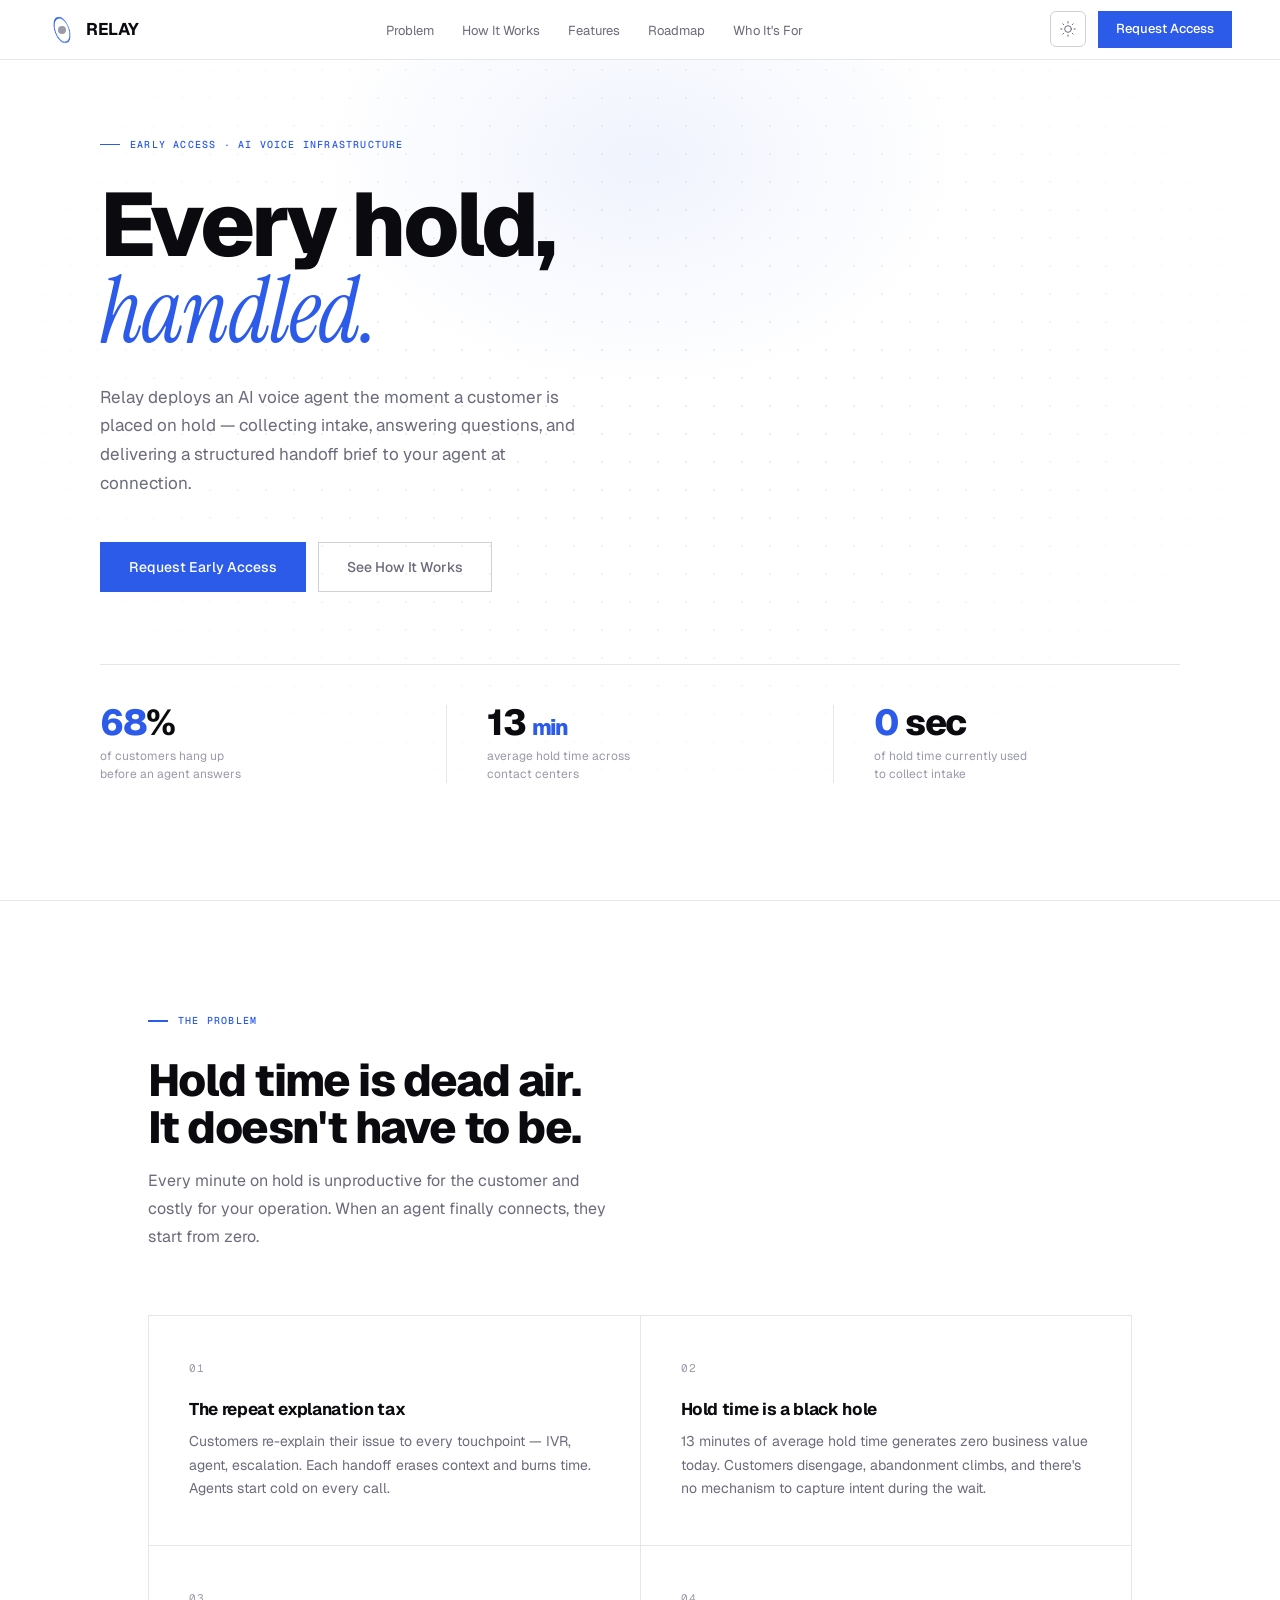
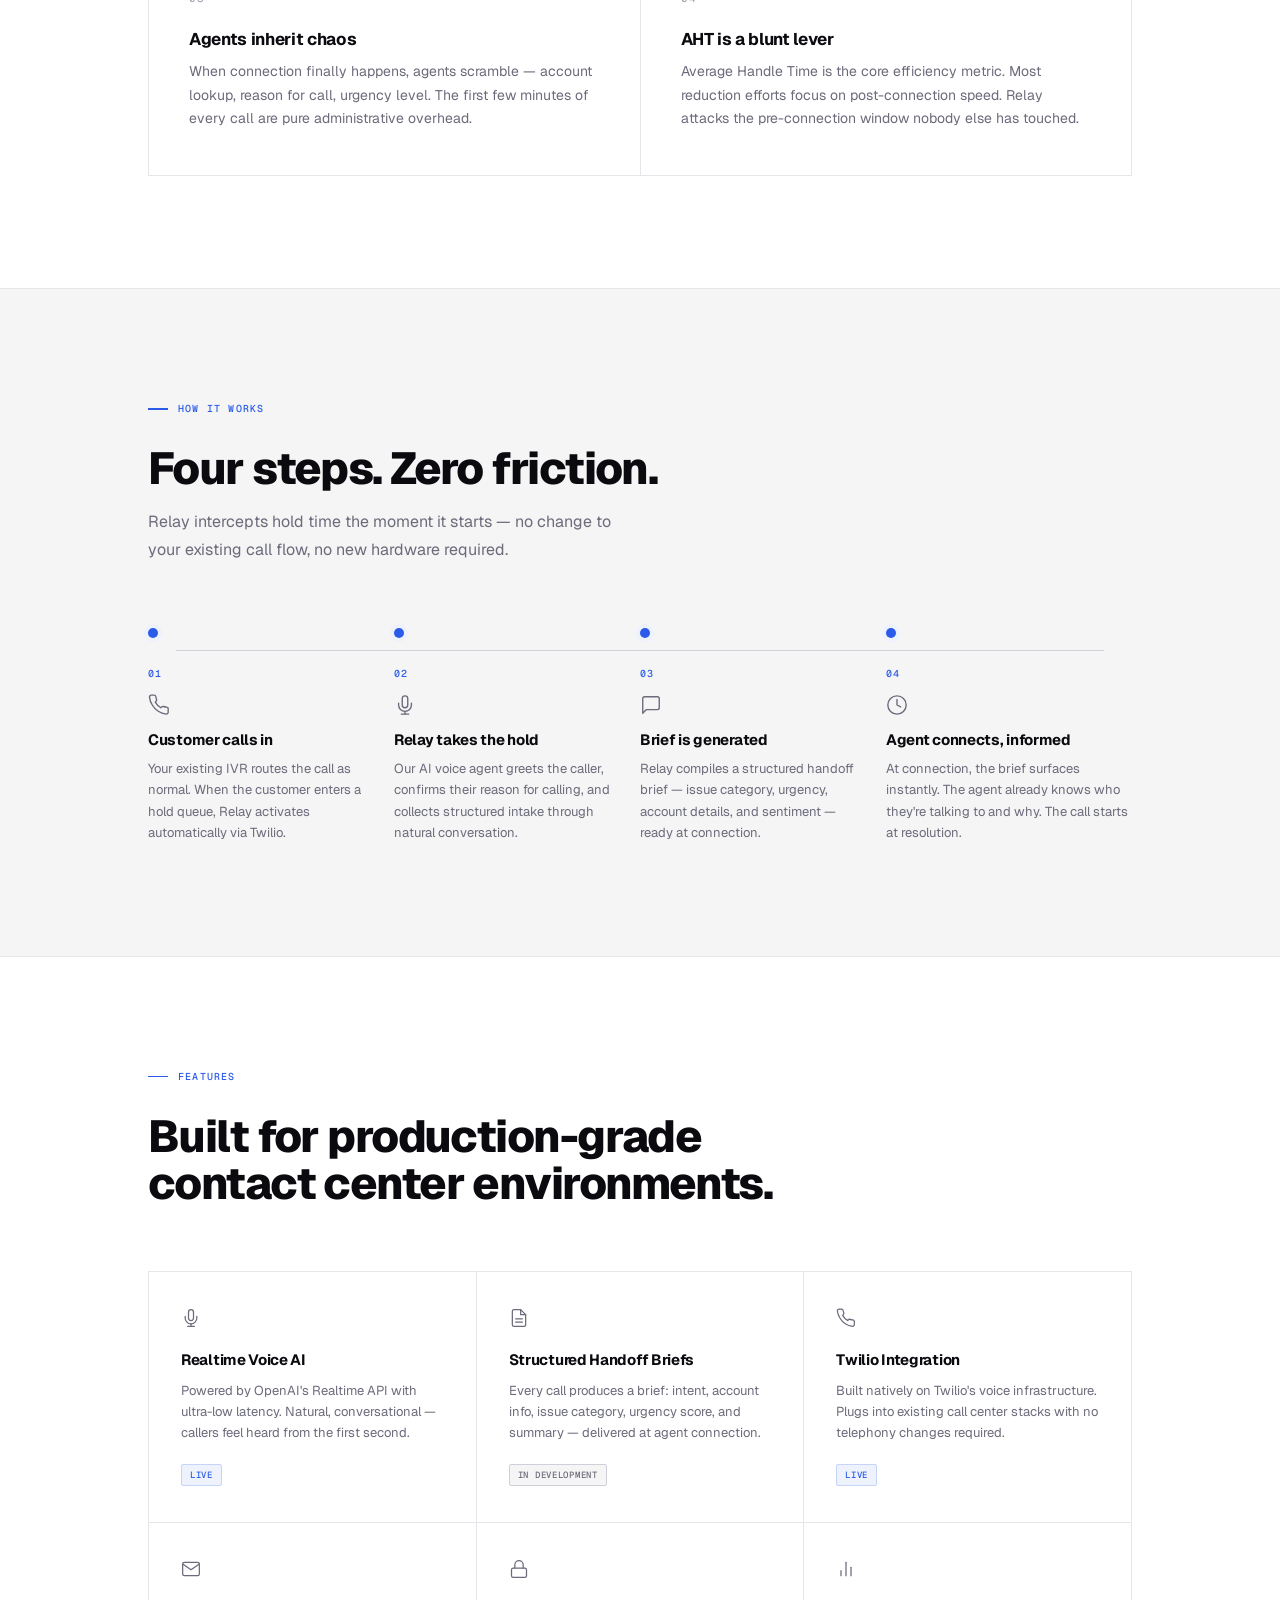
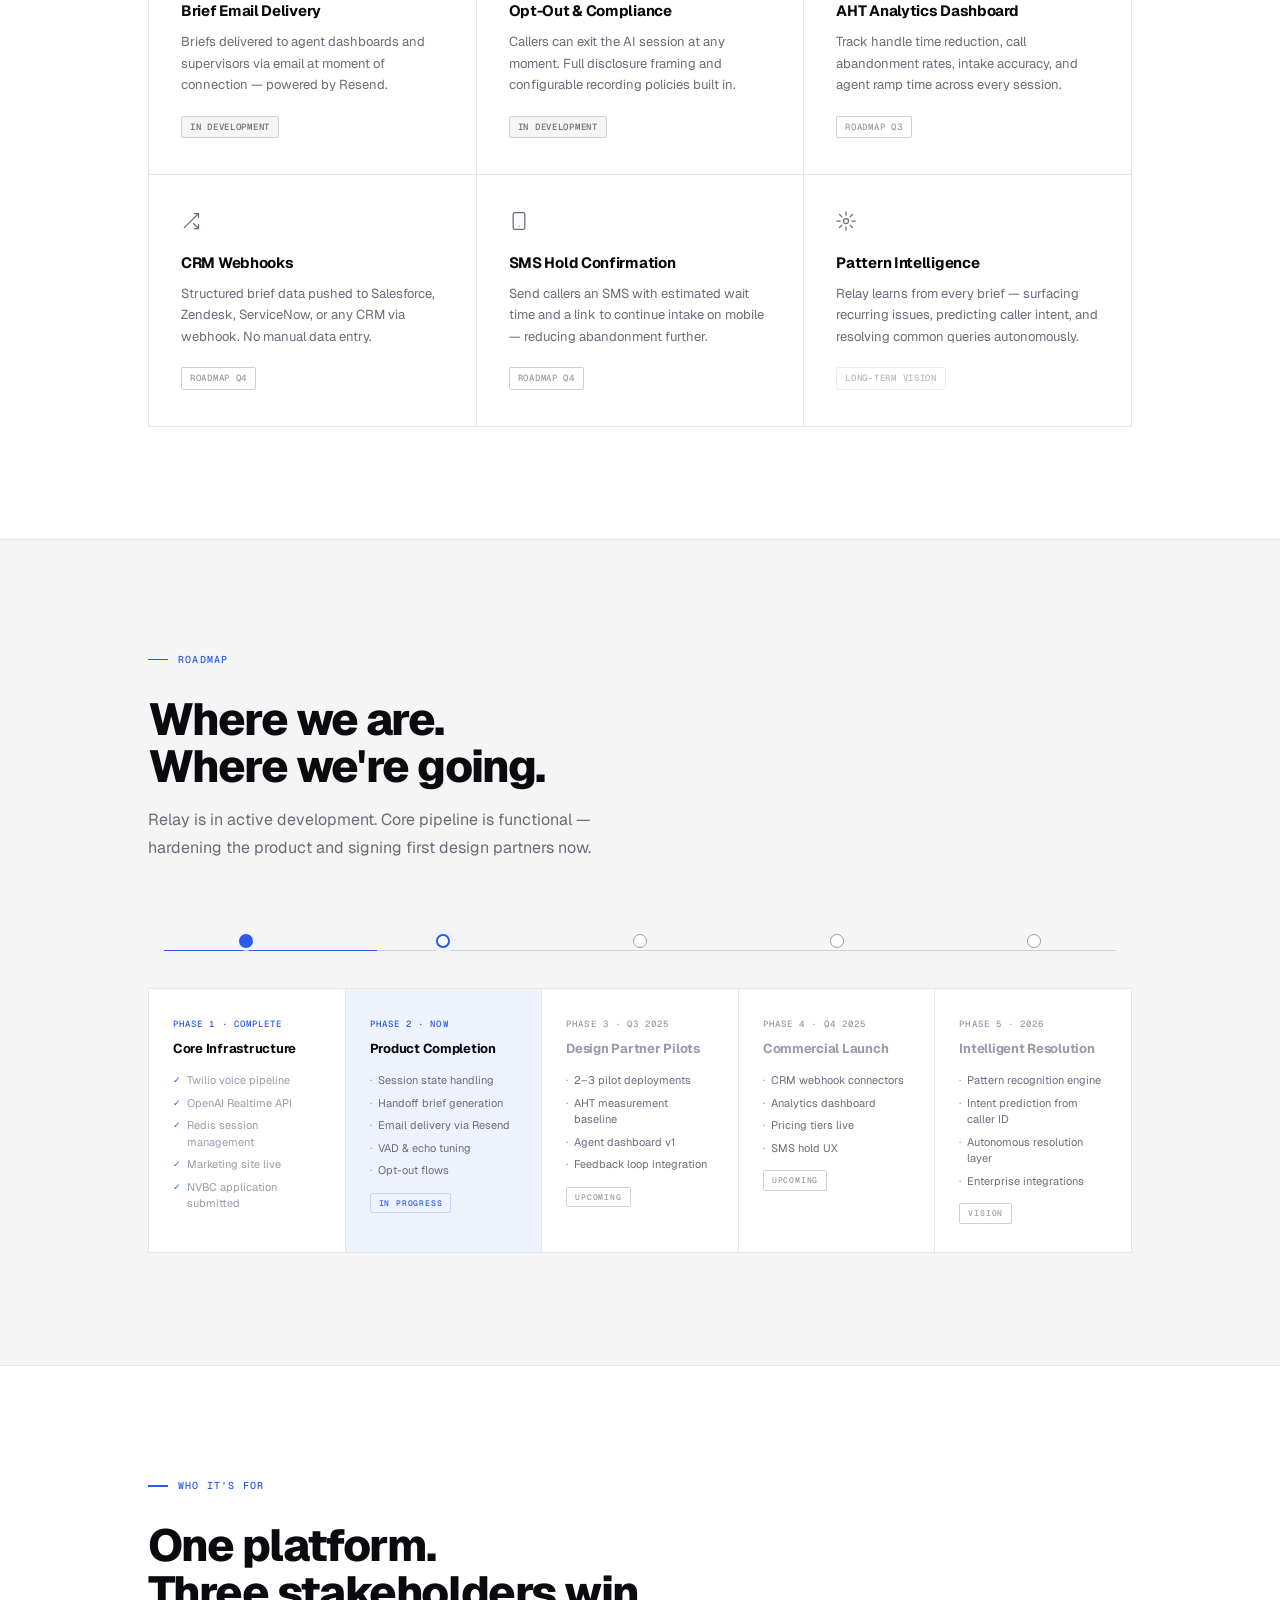
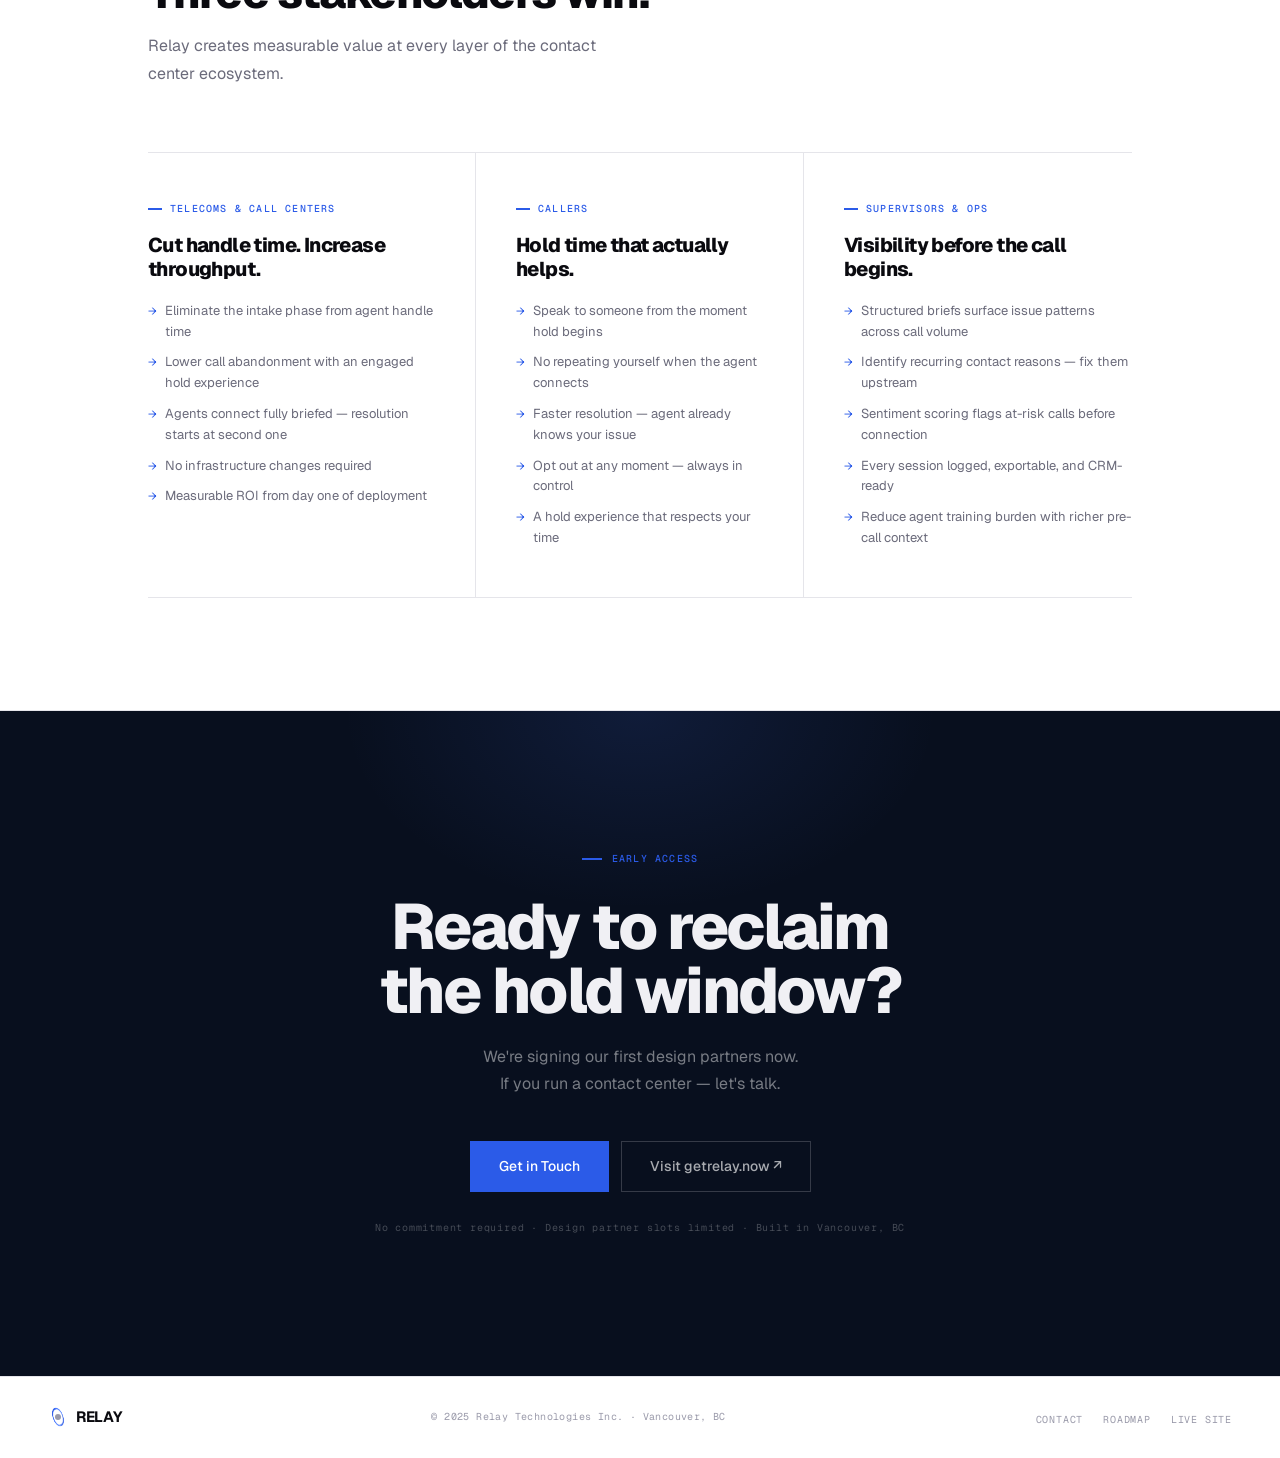
<file: src/imports/relay.html>
<!DOCTYPE html>
<html lang="en" data-theme="light">
<head>
<meta charset="UTF-8">
<meta name="viewport" content="width=device-width, initial-scale=1.0">
<title>Relay — Hold time that works before you pick up</title>
<link rel="preconnect" href="https://fonts.googleapis.com">
<link rel="preconnect" href="https://fonts.gstatic.com" crossorigin>
<link href="https://fonts.googleapis.com/css2?family=Instrument+Serif:ital@0;1&family=Geist:wght@300;400;500;600;700;800;900&family=Geist+Mono:wght@300;400;500&display=swap" rel="stylesheet">
<style>

/* ═══════════════════════════════════════
   THEME TOKENS — light (default)
═══════════════════════════════════════ */
:root {
  --bg:         #ffffff;
  --bg-2:       #f5f5f5;
  --bg-3:       #efefef;
  --surface:    #ffffff;
  --text:       #0a0a0f;
  --text-2:     #6b6b7b;
  --text-3:     #9a9aaa;
  --blue:       #2B5BE8;
  --blue-h:     #1A3FCC;
  --blue-pale:  #EEF2FD;
  --blue-mid:   #c7d4f9;
  --border:     #e5e5ea;
  --border-2:   #d0d0da;
  --nav-bg:     rgba(255,255,255,0.92);
  --nav-border: #e5e5ea;
  --cta-bg:     #080f1e;
  --cta-text:   #f0f0f4;
  --cta-sub:    rgba(255,255,255,0.45);
  --shadow:     0 1px 3px rgba(0,0,0,0.08);
  --font-display: 'Instrument Serif', serif;
  --font-sans:    'Geist', sans-serif;
  --font-mono:    'Geist Mono', monospace;
}

/* ═══════════════════════════════════════
   THEME TOKENS — dark
═══════════════════════════════════════ */
[data-theme="dark"] {
  --bg:         #0a0a0f;
  --bg-2:       #111118;
  --bg-3:       #18181f;
  --surface:    #0a0a0f;
  --text:       #f0f0f4;
  --text-2:     #a0a0b0;
  --text-3:     #505060;
  --blue:       #4a7aff;
  --blue-h:     #6b94ff;
  --blue-pale:  #0d1a3a;
  --blue-mid:   #1a2f5a;
  --border:     rgba(255,255,255,0.07);
  --border-2:   rgba(255,255,255,0.13);
  --nav-bg:     rgba(10,10,15,0.9);
  --nav-border: rgba(255,255,255,0.07);
  --cta-bg:     #060810;
  --cta-text:   #f0f0f4;
  --cta-sub:    rgba(255,255,255,0.38);
  --shadow:     0 1px 3px rgba(0,0,0,0.4);
}

/* ═══════════════════════════════════════
   BASE
═══════════════════════════════════════ */
*, *::before, *::after { box-sizing: border-box; margin: 0; padding: 0; }
html { scroll-behavior: smooth; }
body {
  background: var(--bg);
  color: var(--text);
  font-family: var(--font-sans);
  font-weight: 400;
  line-height: 1.6;
  overflow-x: hidden;
  transition: background 0.3s, color 0.3s;
}

/* ═══════════════════════════════════════
   NAV
═══════════════════════════════════════ */
nav {
  position: fixed; top: 0; left: 0; right: 0; z-index: 300;
  height: 60px;
  display: flex; align-items: center; justify-content: space-between;
  padding: 0 48px;
  background: var(--nav-bg);
  backdrop-filter: blur(20px);
  -webkit-backdrop-filter: blur(20px);
  border-bottom: 1px solid var(--nav-border);
  transition: background 0.3s, border-color 0.3s;
}

/* Logo */
.nav-logo {
  display: flex; align-items: center; gap: 10px;
  font-family: var(--font-sans); font-weight: 700; font-size: 17px;
  letter-spacing: -0.4px; color: var(--text); text-decoration: none;
  flex-shrink: 0;
}
.logo-icon { width: 28px; height: 28px; position: relative; flex-shrink: 0; }
.logo-ring {
  width: 28px; height: 28px; border-radius: 50%;
  border: 2.5px solid transparent;
  background: linear-gradient(135deg, #1A3FCC, #4a7aff, #7aa0ff, #1A3FCC) border-box;
  -webkit-mask: linear-gradient(#fff 0 0) padding-box, linear-gradient(#fff 0 0);
  -webkit-mask-composite: destination-out; mask-composite: exclude;
  position: absolute; inset: 0; transform: rotate(-20deg) scaleX(0.55);
}
.logo-dot {
  width: 8px; height: 8px; background: var(--text-3); border-radius: 50%;
  position: absolute; top: 50%; left: 50%; transform: translate(-50%,-50%);
}

/* Desktop links */
.nav-links {
  display: flex; gap: 28px; list-style: none;
  align-items: center;
}
.nav-links a {
  font-size: 13px; color: var(--text-2); text-decoration: none;
  transition: color 0.2s; white-space: nowrap;
}
.nav-links a:hover { color: var(--text); }
.nav-links a.active { color: var(--blue); font-weight: 500; }

/* Right cluster */
.nav-right {
  display: flex; align-items: center; gap: 12px; flex-shrink: 0;
}

/* Theme toggle */
.theme-toggle {
  width: 36px; height: 36px;
  border: 1px solid var(--border-2);
  background: transparent;
  cursor: pointer;
  display: flex; align-items: center; justify-content: center;
  border-radius: 6px;
  transition: background 0.2s, border-color 0.2s;
  flex-shrink: 0;
  color: var(--text-2);
}
.theme-toggle:hover { background: var(--bg-2); color: var(--text); }
.theme-toggle svg { width: 16px; height: 16px; stroke: currentColor; stroke-width: 1.5; fill: none; stroke-linecap: round; stroke-linejoin: round; transition: opacity 0.2s; }
.icon-sun  { display: block; }
.icon-moon { display: none; }
[data-theme="dark"] .icon-sun  { display: none; }
[data-theme="dark"] .icon-moon { display: block; }

/* CTA button */
.nav-cta {
  font-family: var(--font-sans); font-size: 13px; font-weight: 500;
  color: #fff; background: var(--blue); padding: 8px 18px;
  text-decoration: none; border: none; cursor: pointer;
  transition: background 0.2s, transform 0.15s; white-space: nowrap;
}
.nav-cta:hover { background: var(--blue-h); transform: translateY(-1px); }

/* Hamburger button — hidden on desktop */
.nav-hamburger {
  display: none;
  width: 36px; height: 36px;
  background: transparent; border: 1px solid var(--border-2);
  cursor: pointer; border-radius: 6px;
  flex-direction: column; align-items: center; justify-content: center; gap: 5px;
  flex-shrink: 0;
}
.nav-hamburger span {
  display: block; width: 18px; height: 1.5px;
  background: var(--text-2); border-radius: 2px;
  transition: all 0.25s ease;
  transform-origin: center;
}
/* open state */
.nav-hamburger.open span:nth-child(1) { transform: translateY(6.5px) rotate(45deg); }
.nav-hamburger.open span:nth-child(2) { opacity: 0; transform: scaleX(0); }
.nav-hamburger.open span:nth-child(3) { transform: translateY(-6.5px) rotate(-45deg); }

/* Mobile drawer */
.nav-drawer {
  display: none;
  position: fixed; top: 60px; left: 0; right: 0; z-index: 299;
  background: var(--nav-bg);
  backdrop-filter: blur(20px);
  -webkit-backdrop-filter: blur(20px);
  border-bottom: 1px solid var(--nav-border);
  padding: 16px 24px 24px;
  flex-direction: column; gap: 4px;
  transition: background 0.3s;
}
.nav-drawer.open { display: flex; }
.nav-drawer a {
  font-size: 15px; color: var(--text-2); text-decoration: none;
  padding: 10px 0; border-bottom: 1px solid var(--border);
  transition: color 0.2s;
}
.nav-drawer a:last-child { border-bottom: none; }
.nav-drawer a:hover, .nav-drawer a.active { color: var(--blue); }
.nav-drawer-cta {
  margin-top: 12px; display: block; text-align: center;
  font-weight: 500; font-size: 14px; color: #fff !important;
  background: var(--blue); padding: 12px; border-bottom: none !important;
}

/* ═══════════════════════════════════════
   HERO
═══════════════════════════════════════ */
.hero {
  min-height: 100vh; display: flex; flex-direction: column;
  justify-content: center; padding: 100px 48px 80px;
  position: relative; overflow: hidden;
}
.hero-dot-grid {
  position: absolute; inset: 0;
  background-image: radial-gradient(circle, var(--border-2) 1px, transparent 1px);
  background-size: 28px 28px;
  mask-image: radial-gradient(ellipse 60% 60% at 50% 40%, rgba(0,0,0,0.5) 0%, transparent 100%);
  -webkit-mask-image: radial-gradient(ellipse 60% 60% at 50% 40%, rgba(0,0,0,0.5) 0%, transparent 100%);
  pointer-events: none;
}
.hero-glow {
  position: absolute; top: -10%; left: 50%; transform: translateX(-50%);
  width: 700px; height: 500px;
  background: radial-gradient(ellipse, rgba(43,91,232,0.07) 0%, transparent 65%);
  pointer-events: none;
}
.hero-inner { max-width: 1080px; margin: 0 auto; width: 100%; position: relative; z-index: 2; }

/* ═══════════════════════════════════════
   SHARED COMPONENTS
═══════════════════════════════════════ */
.section-label {
  display: flex; align-items: center; gap: 10px;
  font-family: var(--font-mono); font-size: 10px; font-weight: 500;
  letter-spacing: 0.12em; text-transform: uppercase;
  color: var(--blue); margin-bottom: 28px;
}
.section-label::before {
  content: ''; display: block; width: 20px; height: 1.5px;
  background: var(--blue); flex-shrink: 0;
}

.hero-headline {
  font-family: var(--font-sans); font-weight: 800;
  font-size: clamp(52px, 7vw, 96px); line-height: 0.96;
  letter-spacing: -0.04em; color: var(--text); margin-bottom: 28px;
  opacity: 0; animation: fadeUp 0.9s ease 0.15s forwards;
}
.hero-headline em {
  font-style: italic; font-family: var(--font-display);
  font-weight: 400; color: var(--blue); letter-spacing: -0.02em;
}
.hero-sub {
  font-size: 17px; color: var(--text-2); max-width: 500px;
  line-height: 1.7; margin-bottom: 44px;
  opacity: 0; animation: fadeUp 0.9s ease 0.3s forwards;
}
.hero-buttons {
  display: flex; gap: 12px; flex-wrap: wrap; margin-bottom: 72px;
  opacity: 0; animation: fadeUp 0.9s ease 0.45s forwards;
}
.btn-primary {
  font-family: var(--font-sans); font-size: 14px; font-weight: 500;
  color: #fff; background: var(--blue); padding: 13px 28px;
  text-decoration: none; border: 1.5px solid var(--blue);
  cursor: pointer; transition: all 0.2s; display: inline-block;
}
.btn-primary:hover { background: var(--blue-h); border-color: var(--blue-h); transform: translateY(-2px); box-shadow: 0 8px 24px rgba(43,91,232,0.25); }
.btn-outline {
  font-family: var(--font-sans); font-size: 14px; font-weight: 500;
  color: var(--text-2); background: transparent; padding: 13px 28px;
  text-decoration: none; border: 1.5px solid var(--border-2);
  cursor: pointer; transition: all 0.2s; display: inline-block;
}
.btn-outline:hover { border-color: var(--text-2); color: var(--text); }

.hero-stats {
  display: flex; border-top: 1px solid var(--border); padding-top: 40px;
  opacity: 0; animation: fadeUp 0.9s ease 0.6s forwards;
}
.hero-stat { flex: 1; padding-right: 40px; border-right: 1px solid var(--border); margin-right: 40px; }
.hero-stat:last-child { border-right: none; margin-right: 0; padding-right: 0; }
.stat-num { font-family: var(--font-sans); font-weight: 800; font-size: 36px; letter-spacing: -0.04em; color: var(--text); line-height: 1; margin-bottom: 6px; }
.stat-num span { color: var(--blue); }
.stat-label { font-size: 12px; color: var(--text-3); line-height: 1.5; max-width: 160px; }

@keyframes fadeUp { from { opacity: 0; transform: translateY(20px); } to { opacity: 1; transform: translateY(0); } }

/* ═══════════════════════════════════════
   SECTIONS
═══════════════════════════════════════ */
.section { padding: 112px 48px; max-width: 1080px; margin: 0 auto; }
.section-alt { background: var(--bg-2); border-top: 1px solid var(--border); border-bottom: 1px solid var(--border); transition: background 0.3s; }
.section-alt-inner { max-width: 1080px; margin: 0 auto; padding: 112px 48px; }
.section-header { margin-bottom: 64px; }
.section-headline { font-family: var(--font-sans); font-weight: 800; font-size: clamp(30px, 3.5vw, 48px); letter-spacing: -0.035em; color: var(--text); line-height: 1.05; margin-bottom: 16px; }
.section-body { font-size: 16px; color: var(--text-2); line-height: 1.75; max-width: 480px; }
.divider { height: 1px; background: var(--border); }

/* Reveal */
.reveal { opacity: 0; transform: translateY(20px); transition: opacity 0.6s ease, transform 0.6s ease; }
.reveal.visible { opacity: 1; transform: translateY(0); }
.reveal-delay-1 { transition-delay: 0.1s; }

/* ═══════════════════════════════════════
   PROBLEM
═══════════════════════════════════════ */
.problem-grid { display: grid; grid-template-columns: 1fr 1fr; gap: 1px; background: var(--border); border: 1px solid var(--border); }
.problem-card { background: var(--surface); padding: 44px 40px; position: relative; overflow: hidden; transition: background 0.2s; }
.problem-card::before { content: ''; position: absolute; left: 0; top: 0; bottom: 0; width: 3px; background: var(--blue); transform: scaleY(0); transform-origin: bottom; transition: transform 0.35s ease; }
.problem-card:hover::before { transform: scaleY(1); }
.problem-card:hover { background: var(--bg-2); }
.problem-num { font-family: var(--font-mono); font-size: 11px; color: var(--text-3); letter-spacing: 0.1em; margin-bottom: 20px; }
.problem-title { font-family: var(--font-sans); font-weight: 700; font-size: 17px; color: var(--text); margin-bottom: 10px; letter-spacing: -0.02em; line-height: 1.3; }
.problem-text { font-size: 14px; color: var(--text-2); line-height: 1.7; }

/* ═══════════════════════════════════════
   HOW IT WORKS
═══════════════════════════════════════ */
.hiw-steps { display: grid; grid-template-columns: repeat(4, 1fr); gap: 0; position: relative; margin-top: 64px; }
.hiw-line { position: absolute; top: 22px; left: 28px; right: 28px; height: 1px; background: var(--border-2); z-index: 0; }
.hiw-step { padding: 0 28px 0 0; position: relative; z-index: 1; }
.hiw-step:last-child { padding-right: 0; }
.hiw-dot { width: 10px; height: 10px; border-radius: 50%; background: var(--blue); margin-bottom: 28px; position: relative; z-index: 2; box-shadow: 0 0 0 4px var(--blue-pale); }
.hiw-step-num { font-family: var(--font-mono); font-size: 10px; font-weight: 500; letter-spacing: 0.1em; color: var(--blue); margin-bottom: 12px; }
.hiw-glyph { margin-bottom: 14px; display: block; width: 22px; height: 22px; }
.hiw-glyph svg { width: 22px; height: 22px; stroke: var(--text-2); stroke-width: 1.5; fill: none; stroke-linecap: round; stroke-linejoin: round; }
.hiw-title { font-family: var(--font-sans); font-weight: 700; font-size: 15px; color: var(--text); margin-bottom: 8px; letter-spacing: -0.02em; line-height: 1.3; }
.hiw-text { font-size: 13px; color: var(--text-2); line-height: 1.65; }

/* ═══════════════════════════════════════
   FEATURES
═══════════════════════════════════════ */
.features-grid { display: grid; grid-template-columns: repeat(3, 1fr); gap: 1px; background: var(--border); border: 1px solid var(--border); margin-top: 64px; }
.feature-card { background: var(--surface); padding: 36px 32px; transition: background 0.2s; }
.feature-card:hover { background: var(--bg-2); }
.feature-icon { margin-bottom: 20px; display: block; width: 20px; height: 20px; }
.feature-icon svg { width: 20px; height: 20px; stroke: var(--text-2); stroke-width: 1.5; fill: none; stroke-linecap: round; stroke-linejoin: round; }
.feature-title { font-family: var(--font-sans); font-weight: 700; font-size: 15px; color: var(--text); margin-bottom: 8px; letter-spacing: -0.02em; }
.feature-text { font-size: 13px; color: var(--text-2); line-height: 1.65; margin-bottom: 16px; }
.feature-tag { display: inline-block; font-family: var(--font-mono); font-size: 9px; font-weight: 500; letter-spacing: 0.08em; text-transform: uppercase; padding: 3px 8px; border-radius: 2px; }
.tag-live   { color: var(--blue); background: var(--blue-pale); border: 1px solid var(--blue-mid); }
.tag-dev    { color: var(--text-2); background: var(--bg-2); border: 1px solid var(--border-2); }
.tag-road   { color: var(--text-3); background: transparent; border: 1px solid var(--border-2); }
.tag-vision { color: var(--text-3); opacity: 0.7; background: transparent; border: 1px solid var(--border); }

/* ═══════════════════════════════════════
   ROADMAP
═══════════════════════════════════════ */
.roadmap-track { margin-top: 72px; position: relative; }
.roadmap-timeline-row { display: grid; grid-template-columns: repeat(5, 1fr); position: relative; margin-bottom: 40px; }
.roadmap-bg-line { position: absolute; top: 16px; left: 16px; right: 16px; height: 1px; background: var(--border-2); }
.roadmap-progress-line { position: absolute; top: 16px; left: 16px; width: calc(20% + 16px); height: 1px; background: var(--blue); }
.roadmap-dot-col { display: flex; flex-direction: column; align-items: center; position: relative; z-index: 2; }
.rm-dot { width: 14px; height: 14px; border-radius: 50%; flex-shrink: 0; }
.rm-dot.done   { background: var(--blue); box-shadow: 0 0 0 3px var(--blue-pale); }
.rm-dot.active { background: var(--surface); border: 2px solid var(--blue); box-shadow: 0 0 0 5px var(--blue-pale); animation: rmPulse 2s ease-in-out infinite; }
.rm-dot.future { background: var(--surface); border: 1.5px solid var(--text-3); }
@keyframes rmPulse { 0%,100% { box-shadow: 0 0 0 5px rgba(43,91,232,0.12); } 50% { box-shadow: 0 0 0 9px rgba(43,91,232,0.05); } }
.roadmap-cards { display: grid; grid-template-columns: repeat(5, 1fr); gap: 1px; background: var(--border); border: 1px solid var(--border); }
.rm-card { background: var(--surface); padding: 28px 24px; transition: background 0.3s; }
.rm-card.active-card { background: var(--blue-pale); }
.rm-phase { font-family: var(--font-mono); font-size: 9px; font-weight: 500; letter-spacing: 0.12em; text-transform: uppercase; margin-bottom: 10px; }
.rm-phase.done, .rm-phase.active { color: var(--blue); }
.rm-phase.future { color: var(--text-3); }
.rm-title { font-family: var(--font-sans); font-weight: 700; font-size: 13px; color: var(--text); margin-bottom: 14px; letter-spacing: -0.02em; line-height: 1.3; }
.rm-title.muted { color: var(--text-3); }
.rm-list { list-style: none; display: flex; flex-direction: column; gap: 6px; }
.rm-list li { font-size: 11px; color: var(--text-2); line-height: 1.5; display: flex; align-items: flex-start; gap: 6px; }
.rm-list li::before { content: '·'; color: var(--text-3); flex-shrink: 0; }
.rm-list li.done-item { color: var(--text-3); }
.rm-list li.done-item::before { content: '✓'; color: var(--blue); font-size: 9px; margin-top: 2px; }
.rm-badge { display: inline-block; margin-top: 14px; font-family: var(--font-mono); font-size: 8px; font-weight: 500; letter-spacing: 0.1em; text-transform: uppercase; padding: 3px 8px; border-radius: 2px; }
.rm-badge.now  { color: var(--blue); background: var(--blue-pale); border: 1px solid var(--blue-mid); }
.rm-badge.soon { color: var(--text-3); background: transparent; border: 1px solid var(--border-2); }

/* ═══════════════════════════════════════
   WHO IT'S FOR
═══════════════════════════════════════ */
.vp-grid { display: grid; grid-template-columns: repeat(3, 1fr); gap: 0; margin-top: 64px; border-top: 1px solid var(--border); border-bottom: 1px solid var(--border); }
.vp-col { padding: 48px 40px 48px 0; border-right: 1px solid var(--border); }
.vp-col:first-child { padding-left: 0; }
.vp-col:last-child  { border-right: none; padding-right: 0; padding-left: 40px; }
.vp-col:nth-child(2){ padding-left: 40px; }
.vp-audience { font-family: var(--font-mono); font-size: 10px; font-weight: 500; letter-spacing: 0.12em; text-transform: uppercase; color: var(--blue); margin-bottom: 16px; display: flex; align-items: center; gap: 8px; }
.vp-audience::before { content: ''; display: block; width: 14px; height: 1.5px; background: var(--blue); }
.vp-title { font-family: var(--font-sans); font-weight: 800; font-size: 20px; letter-spacing: -0.03em; color: var(--text); margin-bottom: 20px; line-height: 1.2; }
.vp-list { list-style: none; display: flex; flex-direction: column; gap: 10px; }
.vp-list li { font-size: 13px; color: var(--text-2); line-height: 1.6; display: flex; align-items: flex-start; gap: 8px; }
.vp-list li::before { content: '→'; color: var(--blue); font-size: 11px; flex-shrink: 0; margin-top: 2px; }

/* ═══════════════════════════════════════
   CTA
═══════════════════════════════════════ */
.cta-section {
  background: var(--cta-bg); padding: 140px 48px; text-align: center;
  position: relative; overflow: hidden; border-top: 1px solid var(--border);
}
.cta-section::before { content: ''; position: absolute; top: -200px; left: 50%; transform: translateX(-50%); width: 600px; height: 400px; background: radial-gradient(ellipse, rgba(74,122,255,0.12) 0%, transparent 70%); pointer-events: none; }
.cta-inner { position: relative; z-index: 2; }
.cta-label { display: flex; align-items: center; justify-content: center; gap: 10px; font-family: var(--font-mono); font-size: 10px; font-weight: 500; letter-spacing: 0.12em; text-transform: uppercase; color: var(--blue); margin-bottom: 28px; }
.cta-label::before { content: ''; display: block; width: 20px; height: 1.5px; background: var(--blue); }
.cta-headline { font-family: var(--font-sans); font-weight: 800; font-size: clamp(36px, 5vw, 64px); letter-spacing: -0.04em; color: var(--cta-text); line-height: 1.0; margin-bottom: 20px; }
.cta-sub { font-size: 16px; color: var(--cta-sub); margin-bottom: 44px; line-height: 1.7; }
.cta-buttons { display: flex; align-items: center; justify-content: center; gap: 12px; flex-wrap: wrap; }
.btn-white-outline { font-family: var(--font-sans); font-size: 14px; font-weight: 500; color: rgba(255,255,255,0.65); background: transparent; padding: 13px 28px; border: 1.5px solid rgba(255,255,255,0.18); text-decoration: none; display: inline-block; transition: all 0.2s; }
.btn-white-outline:hover { color: #fff; border-color: rgba(255,255,255,0.5); }
.cta-note { margin-top: 28px; font-family: var(--font-mono); font-size: 10px; letter-spacing: 0.08em; color: rgba(255,255,255,0.25); }

/* ═══════════════════════════════════════
   FOOTER
═══════════════════════════════════════ */
footer { border-top: 1px solid var(--border); padding: 28px 48px; display: flex; align-items: center; justify-content: space-between; flex-wrap: wrap; gap: 16px; }
.footer-logo { font-family: var(--font-sans); font-weight: 700; font-size: 15px; letter-spacing: -0.3px; color: var(--text); display: flex; align-items: center; gap: 8px; text-decoration: none; }
.footer-copy { font-family: var(--font-mono); font-size: 10px; color: var(--text-3); letter-spacing: 0.04em; }
.footer-links { display: flex; gap: 20px; list-style: none; }
.footer-links a { font-family: var(--font-mono); font-size: 10px; letter-spacing: 0.08em; text-transform: uppercase; color: var(--text-3); text-decoration: none; transition: color 0.2s; }
.footer-links a:hover { color: var(--blue); }

/* ═══════════════════════════════════════
   RESPONSIVE BREAKPOINTS
═══════════════════════════════════════ */

/* ── Tablet: 1024px ── */
@media (max-width: 1024px) {
  nav { padding: 0 32px; }
  .nav-links { gap: 20px; }
  .hero, .section { padding-left: 32px; padding-right: 32px; }
  .section-alt-inner { padding-left: 32px; padding-right: 32px; }
  .features-grid { grid-template-columns: 1fr 1fr; }
}

/* ── Tablet portrait / large mobile: 768px ── */
@media (max-width: 768px) {
  nav { padding: 0 20px; }

  /* Hide desktop links and CTA, show hamburger */
  .nav-links { display: none; }
  .nav-cta   { display: none; }
  .nav-hamburger { display: flex; }

  .hero { padding: 100px 20px 60px; }
  .hero-headline { font-size: clamp(40px, 10vw, 64px); }
  .hero-stats { flex-direction: column; gap: 24px; }
  .hero-stat { border-right: none; border-bottom: 1px solid var(--border); padding-bottom: 24px; margin-right: 0; padding-right: 0; }
  .hero-stat:last-child { border-bottom: none; padding-bottom: 0; }

  .section { padding: 72px 20px; }
  .section-alt-inner { padding: 72px 20px; }
  .section-header { margin-bottom: 40px; }

  .problem-grid { grid-template-columns: 1fr; }
  .hiw-steps { grid-template-columns: 1fr 1fr; gap: 32px; margin-top: 40px; }
  .hiw-line { display: none; }
  .features-grid { grid-template-columns: 1fr 1fr; }
  .roadmap-timeline-row { display: none; }
  .roadmap-cards { grid-template-columns: 1fr 1fr; }
  .vp-grid { grid-template-columns: 1fr; border: none; }
  .vp-col { padding: 32px 0; border-right: none; border-bottom: 1px solid var(--border); }
  .vp-col:last-child { border-bottom: none; }
  .vp-col:nth-child(2) { padding-left: 0; }

  .cta-section { padding: 80px 20px; }
  footer { padding: 24px 20px; flex-direction: column; align-items: flex-start; }
}

/* ── Small mobile: 480px ── */
@media (max-width: 480px) {
  .hero-buttons { flex-direction: column; }
  .btn-primary, .btn-outline { width: 100%; text-align: center; }
  .hiw-steps { grid-template-columns: 1fr; }
  .features-grid { grid-template-columns: 1fr; }
  .roadmap-cards { grid-template-columns: 1fr; }
  .cta-buttons { flex-direction: column; align-items: stretch; }
  .btn-white-outline { text-align: center; }
}
</style>
</head>
<body>

<!-- ═══ NAV ═══ -->
<nav>
  <a href="#" class="nav-logo">
    <div class="logo-icon"><div class="logo-ring"></div><div class="logo-dot"></div></div>
    RELAY
  </a>

  <ul class="nav-links" id="navLinks">
    <li><a href="#problem">Problem</a></li>
    <li><a href="#how">How It Works</a></li>
    <li><a href="#features">Features</a></li>
    <li><a href="#roadmap">Roadmap</a></li>
    <li><a href="#who">Who It's For</a></li>
  </ul>

  <div class="nav-right">
    <!-- Theme toggle -->
    <button class="theme-toggle" id="themeToggle" aria-label="Toggle theme">
      <!-- Sun icon (shown in light mode) -->
      <svg class="icon-sun" viewBox="0 0 24 24"><circle cx="12" cy="12" r="5"/><line x1="12" y1="1" x2="12" y2="3"/><line x1="12" y1="21" x2="12" y2="23"/><line x1="4.22" y1="4.22" x2="5.64" y2="5.64"/><line x1="18.36" y1="18.36" x2="19.78" y2="19.78"/><line x1="1" y1="12" x2="3" y2="12"/><line x1="21" y1="12" x2="23" y2="12"/><line x1="4.22" y1="19.78" x2="5.64" y2="18.36"/><line x1="18.36" y1="5.64" x2="19.78" y2="4.22"/></svg>
      <!-- Moon icon (shown in dark mode) -->
      <svg class="icon-moon" viewBox="0 0 24 24"><path d="M21 12.79A9 9 0 1 1 11.21 3 7 7 0 0 0 21 12.79z"/></svg>
    </button>

    <a href="#contact" class="nav-cta">Request Access</a>

    <!-- Hamburger (mobile only) -->
    <button class="nav-hamburger" id="hamburger" aria-label="Open menu">
      <span></span><span></span><span></span>
    </button>
  </div>
</nav>

<!-- Mobile drawer -->
<div class="nav-drawer" id="navDrawer">
  <a href="#problem"  class="drawer-link">Problem</a>
  <a href="#how"      class="drawer-link">How It Works</a>
  <a href="#features" class="drawer-link">Features</a>
  <a href="#roadmap"  class="drawer-link">Roadmap</a>
  <a href="#who"      class="drawer-link">Who It's For</a>
  <a href="#contact"  class="drawer-link nav-drawer-cta">Request Access</a>
</div>

<!-- ═══ HERO ═══ -->
<section class="hero" id="hero">
  <div class="hero-dot-grid"></div>
  <div class="hero-glow"></div>
  <div class="hero-inner">
    <div class="section-label" style="opacity:0;animation:fadeUp 0.8s ease 0s forwards">Early Access · AI Voice Infrastructure</div>
    <h1 class="hero-headline">Every hold,<br><em>handled.</em></h1>
    <p class="hero-sub">Relay deploys an AI voice agent the moment a customer is placed on hold — collecting intake, answering questions, and delivering a structured handoff brief to your agent at connection.</p>
    <div class="hero-buttons">
      <a href="#contact" class="btn-primary">Request Early Access</a>
      <a href="#how" class="btn-outline">See How It Works</a>
    </div>
    <div class="hero-stats">
      <div class="hero-stat">
        <div class="stat-num"><span>68</span>%</div>
        <div class="stat-label">of customers hang up before an agent answers</div>
      </div>
      <div class="hero-stat">
        <div class="stat-num">13 <span style="font-size:22px">min</span></div>
        <div class="stat-label">average hold time across contact centers</div>
      </div>
      <div class="hero-stat">
        <div class="stat-num"><span>0</span> sec</div>
        <div class="stat-label">of hold time currently used to collect intake</div>
      </div>
    </div>
  </div>
</section>

<div class="divider"></div>

<!-- ═══ PROBLEM ═══ -->
<section id="problem">
  <div class="section">
    <div class="section-header reveal">
      <div class="section-label">The Problem</div>
      <h2 class="section-headline">Hold time is dead air.<br>It doesn't have to be.</h2>
      <p class="section-body">Every minute on hold is unproductive for the customer and costly for your operation. When an agent finally connects, they start from zero.</p>
    </div>
    <div class="problem-grid reveal reveal-delay-1">
      <div class="problem-card">
        <div class="problem-num">01</div>
        <div class="problem-title">The repeat explanation tax</div>
        <div class="problem-text">Customers re-explain their issue to every touchpoint — IVR, agent, escalation. Each handoff erases context and burns time. Agents start cold on every call.</div>
      </div>
      <div class="problem-card">
        <div class="problem-num">02</div>
        <div class="problem-title">Hold time is a black hole</div>
        <div class="problem-text">13 minutes of average hold time generates zero business value today. Customers disengage, abandonment climbs, and there's no mechanism to capture intent during the wait.</div>
      </div>
      <div class="problem-card">
        <div class="problem-num">03</div>
        <div class="problem-title">Agents inherit chaos</div>
        <div class="problem-text">When connection finally happens, agents scramble — account lookup, reason for call, urgency level. The first few minutes of every call are pure administrative overhead.</div>
      </div>
      <div class="problem-card">
        <div class="problem-num">04</div>
        <div class="problem-title">AHT is a blunt lever</div>
        <div class="problem-text">Average Handle Time is the core efficiency metric. Most reduction efforts focus on post-connection speed. Relay attacks the pre-connection window nobody else has touched.</div>
      </div>
    </div>
  </div>
</section>

<!-- ═══ HOW IT WORKS ═══ -->
<div class="section-alt" id="how">
  <div class="section-alt-inner">
    <div class="section-header reveal">
      <div class="section-label">How It Works</div>
      <h2 class="section-headline">Four steps. Zero friction.</h2>
      <p class="section-body">Relay intercepts hold time the moment it starts — no change to your existing call flow, no new hardware required.</p>
    </div>
    <div style="position:relative">
      <div class="hiw-line"></div>
      <div class="hiw-steps reveal reveal-delay-1">
        <div class="hiw-step">
          <div class="hiw-dot"></div>
          <div class="hiw-step-num">01</div>
          <span class="hiw-glyph"><svg viewBox="0 0 24 24"><path d="M22 16.92v3a2 2 0 0 1-2.18 2 19.79 19.79 0 0 1-8.63-3.07A19.5 19.5 0 0 1 4.69 12a19.79 19.79 0 0 1-3.07-8.67A2 2 0 0 1 3.6 1.27h3a2 2 0 0 1 2 1.72c.127.96.361 1.903.7 2.81a2 2 0 0 1-.45 2.11L7.91 8.91a16 16 0 0 0 6.1 6.1l.91-.91a2 2 0 0 1 2.11-.45c.907.339 1.85.573 2.81.7A2 2 0 0 1 22 16.92z"/></svg></span>
          <div class="hiw-title">Customer calls in</div>
          <div class="hiw-text">Your existing IVR routes the call as normal. When the customer enters a hold queue, Relay activates automatically via Twilio.</div>
        </div>
        <div class="hiw-step">
          <div class="hiw-dot"></div>
          <div class="hiw-step-num">02</div>
          <span class="hiw-glyph"><svg viewBox="0 0 24 24"><path d="M12 2a3 3 0 0 0-3 3v7a3 3 0 0 0 6 0V5a3 3 0 0 0-3-3z"/><path d="M19 10v2a7 7 0 0 1-14 0v-2"/><line x1="12" y1="19" x2="12" y2="22"/><line x1="8" y1="22" x2="16" y2="22"/></svg></span>
          <div class="hiw-title">Relay takes the hold</div>
          <div class="hiw-text">Our AI voice agent greets the caller, confirms their reason for calling, and collects structured intake through natural conversation.</div>
        </div>
        <div class="hiw-step">
          <div class="hiw-dot"></div>
          <div class="hiw-step-num">03</div>
          <span class="hiw-glyph"><svg viewBox="0 0 24 24"><path d="M21 15a2 2 0 0 1-2 2H7l-4 4V5a2 2 0 0 1 2-2h14a2 2 0 0 1 2 2z"/></svg></span>
          <div class="hiw-title">Brief is generated</div>
          <div class="hiw-text">Relay compiles a structured handoff brief — issue category, urgency, account details, and sentiment — ready at connection.</div>
        </div>
        <div class="hiw-step">
          <div class="hiw-dot"></div>
          <div class="hiw-step-num">04</div>
          <span class="hiw-glyph"><svg viewBox="0 0 24 24"><circle cx="12" cy="12" r="10"/><polyline points="12 6 12 12 16 14"/></svg></span>
          <div class="hiw-title">Agent connects, informed</div>
          <div class="hiw-text">At connection, the brief surfaces instantly. The agent already knows who they're talking to and why. The call starts at resolution.</div>
        </div>
      </div>
    </div>
  </div>
</div>

<!-- ═══ FEATURES ═══ -->
<section id="features">
  <div class="section">
    <div class="section-header reveal">
      <div class="section-label">Features</div>
      <h2 class="section-headline">Built for production-grade<br>contact center environments.</h2>
    </div>
    <div class="features-grid reveal reveal-delay-1">
      <div class="feature-card">
        <span class="feature-icon"><svg viewBox="0 0 24 24"><path d="M12 2a3 3 0 0 0-3 3v7a3 3 0 0 0 6 0V5a3 3 0 0 0-3-3z"/><path d="M19 10v2a7 7 0 0 1-14 0v-2"/><line x1="12" y1="19" x2="12" y2="22"/><line x1="8" y1="22" x2="16" y2="22"/></svg></span>
        <div class="feature-title">Realtime Voice AI</div>
        <div class="feature-text">Powered by OpenAI's Realtime API with ultra-low latency. Natural, conversational — callers feel heard from the first second.</div>
        <span class="feature-tag tag-live">Live</span>
      </div>
      <div class="feature-card">
        <span class="feature-icon"><svg viewBox="0 0 24 24"><path d="M14 2H6a2 2 0 0 0-2 2v16a2 2 0 0 0 2 2h12a2 2 0 0 0 2-2V8z"/><polyline points="14 2 14 8 20 8"/><line x1="16" y1="13" x2="8" y2="13"/><line x1="16" y1="17" x2="8" y2="17"/></svg></span>
        <div class="feature-title">Structured Handoff Briefs</div>
        <div class="feature-text">Every call produces a brief: intent, account info, issue category, urgency score, and summary — delivered at agent connection.</div>
        <span class="feature-tag tag-dev">In Development</span>
      </div>
      <div class="feature-card">
        <span class="feature-icon"><svg viewBox="0 0 24 24"><path d="M22 16.92v3a2 2 0 0 1-2.18 2 19.79 19.79 0 0 1-8.63-3.07A19.5 19.5 0 0 1 4.69 12a19.79 19.79 0 0 1-3.07-8.67A2 2 0 0 1 3.6 1.27h3a2 2 0 0 1 2 1.72c.127.96.361 1.903.7 2.81a2 2 0 0 1-.45 2.11L7.91 8.91a16 16 0 0 0 6.1 6.1l.91-.91a2 2 0 0 1 2.11-.45c.907.339 1.85.573 2.81.7A2 2 0 0 1 22 16.92z"/></svg></span>
        <div class="feature-title">Twilio Integration</div>
        <div class="feature-text">Built natively on Twilio's voice infrastructure. Plugs into existing call center stacks with no telephony changes required.</div>
        <span class="feature-tag tag-live">Live</span>
      </div>
      <div class="feature-card">
        <span class="feature-icon"><svg viewBox="0 0 24 24"><path d="M4 4h16c1.1 0 2 .9 2 2v12c0 1.1-.9 2-2 2H4c-1.1 0-2-.9-2-2V6c0-1.1.9-2 2-2z"/><polyline points="22,6 12,13 2,6"/></svg></span>
        <div class="feature-title">Brief Email Delivery</div>
        <div class="feature-text">Briefs delivered to agent dashboards and supervisors via email at moment of connection — powered by Resend.</div>
        <span class="feature-tag tag-dev">In Development</span>
      </div>
      <div class="feature-card">
        <span class="feature-icon"><svg viewBox="0 0 24 24"><rect x="3" y="11" width="18" height="11" rx="2" ry="2"/><path d="M7 11V7a5 5 0 0 1 10 0v4"/></svg></span>
        <div class="feature-title">Opt-Out & Compliance</div>
        <div class="feature-text">Callers can exit the AI session at any moment. Full disclosure framing and configurable recording policies built in.</div>
        <span class="feature-tag tag-dev">In Development</span>
      </div>
      <div class="feature-card">
        <span class="feature-icon"><svg viewBox="0 0 24 24"><line x1="18" y1="20" x2="18" y2="10"/><line x1="12" y1="20" x2="12" y2="4"/><line x1="6" y1="20" x2="6" y2="14"/></svg></span>
        <div class="feature-title">AHT Analytics Dashboard</div>
        <div class="feature-text">Track handle time reduction, call abandonment rates, intake accuracy, and agent ramp time across every session.</div>
        <span class="feature-tag tag-road">Roadmap Q3</span>
      </div>
      <div class="feature-card">
        <span class="feature-icon"><svg viewBox="0 0 24 24"><polyline points="16 3 21 3 21 8"/><line x1="4" y1="20" x2="21" y2="3"/><polyline points="21 16 21 21 16 21"/><line x1="15" y1="15" x2="21" y2="21"/></svg></span>
        <div class="feature-title">CRM Webhooks</div>
        <div class="feature-text">Structured brief data pushed to Salesforce, Zendesk, ServiceNow, or any CRM via webhook. No manual data entry.</div>
        <span class="feature-tag tag-road">Roadmap Q4</span>
      </div>
      <div class="feature-card">
        <span class="feature-icon"><svg viewBox="0 0 24 24"><rect x="5" y="2" width="14" height="20" rx="2" ry="2"/><line x1="12" y1="18" x2="12.01" y2="18"/></svg></span>
        <div class="feature-title">SMS Hold Confirmation</div>
        <div class="feature-text">Send callers an SMS with estimated wait time and a link to continue intake on mobile — reducing abandonment further.</div>
        <span class="feature-tag tag-road">Roadmap Q4</span>
      </div>
      <div class="feature-card">
        <span class="feature-icon"><svg viewBox="0 0 24 24"><circle cx="12" cy="12" r="3"/><path d="M12 1v4M12 19v4M4.22 4.22l2.83 2.83M16.95 16.95l2.83 2.83M1 12h4M19 12h4M4.22 19.78l2.83-2.83M16.95 7.05l2.83-2.83"/></svg></span>
        <div class="feature-title">Pattern Intelligence</div>
        <div class="feature-text">Relay learns from every brief — surfacing recurring issues, predicting caller intent, and resolving common queries autonomously.</div>
        <span class="feature-tag tag-vision">Long-Term Vision</span>
      </div>
    </div>
  </div>
</section>

<!-- ═══ ROADMAP ═══ -->
<div class="section-alt" id="roadmap">
  <div class="section-alt-inner">
    <div class="section-header reveal">
      <div class="section-label">Roadmap</div>
      <h2 class="section-headline">Where we are.<br>Where we're going.</h2>
      <p class="section-body">Relay is in active development. Core pipeline is functional — hardening the product and signing first design partners now.</p>
    </div>
    <div class="roadmap-track reveal reveal-delay-1">
      <div class="roadmap-timeline-row">
        <div class="roadmap-bg-line"></div>
        <div class="roadmap-progress-line"></div>
        <div class="roadmap-dot-col"><div class="rm-dot done"></div></div>
        <div class="roadmap-dot-col"><div class="rm-dot active"></div></div>
        <div class="roadmap-dot-col"><div class="rm-dot future"></div></div>
        <div class="roadmap-dot-col"><div class="rm-dot future"></div></div>
        <div class="roadmap-dot-col"><div class="rm-dot future"></div></div>
      </div>
      <div class="roadmap-cards">
        <div class="rm-card">
          <div class="rm-phase done">Phase 1 · Complete</div>
          <div class="rm-title">Core Infrastructure</div>
          <ul class="rm-list">
            <li class="done-item">Twilio voice pipeline</li>
            <li class="done-item">OpenAI Realtime API</li>
            <li class="done-item">Redis session management</li>
            <li class="done-item">Marketing site live</li>
            <li class="done-item">NVBC application submitted</li>
          </ul>
        </div>
        <div class="rm-card active-card">
          <div class="rm-phase active">Phase 2 · Now</div>
          <div class="rm-title">Product Completion</div>
          <ul class="rm-list">
            <li>Session state handling</li>
            <li>Handoff brief generation</li>
            <li>Email delivery via Resend</li>
            <li>VAD & echo tuning</li>
            <li>Opt-out flows</li>
          </ul>
          <div class="rm-badge now">In Progress</div>
        </div>
        <div class="rm-card">
          <div class="rm-phase future">Phase 3 · Q3 2025</div>
          <div class="rm-title muted">Design Partner Pilots</div>
          <ul class="rm-list">
            <li>2–3 pilot deployments</li>
            <li>AHT measurement baseline</li>
            <li>Agent dashboard v1</li>
            <li>Feedback loop integration</li>
          </ul>
          <div class="rm-badge soon">Upcoming</div>
        </div>
        <div class="rm-card">
          <div class="rm-phase future">Phase 4 · Q4 2025</div>
          <div class="rm-title muted">Commercial Launch</div>
          <ul class="rm-list">
            <li>CRM webhook connectors</li>
            <li>Analytics dashboard</li>
            <li>Pricing tiers live</li>
            <li>SMS hold UX</li>
          </ul>
          <div class="rm-badge soon">Upcoming</div>
        </div>
        <div class="rm-card">
          <div class="rm-phase future">Phase 5 · 2026</div>
          <div class="rm-title muted">Intelligent Resolution</div>
          <ul class="rm-list">
            <li>Pattern recognition engine</li>
            <li>Intent prediction from caller ID</li>
            <li>Autonomous resolution layer</li>
            <li>Enterprise integrations</li>
          </ul>
          <div class="rm-badge soon">Vision</div>
        </div>
      </div>
    </div>
  </div>
</div>

<!-- ═══ WHO IT'S FOR ═══ -->
<section id="who">
  <div class="section">
    <div class="section-header reveal">
      <div class="section-label">Who It's For</div>
      <h2 class="section-headline">One platform.<br>Three stakeholders win.</h2>
      <p class="section-body">Relay creates measurable value at every layer of the contact center ecosystem.</p>
    </div>
    <div class="vp-grid reveal reveal-delay-1">
      <div class="vp-col">
        <div class="vp-audience">Telecoms & Call Centers</div>
        <div class="vp-title">Cut handle time. Increase throughput.</div>
        <ul class="vp-list">
          <li>Eliminate the intake phase from agent handle time</li>
          <li>Lower call abandonment with an engaged hold experience</li>
          <li>Agents connect fully briefed — resolution starts at second one</li>
          <li>No infrastructure changes required</li>
          <li>Measurable ROI from day one of deployment</li>
        </ul>
      </div>
      <div class="vp-col">
        <div class="vp-audience">Callers</div>
        <div class="vp-title">Hold time that actually helps.</div>
        <ul class="vp-list">
          <li>Speak to someone from the moment hold begins</li>
          <li>No repeating yourself when the agent connects</li>
          <li>Faster resolution — agent already knows your issue</li>
          <li>Opt out at any moment — always in control</li>
          <li>A hold experience that respects your time</li>
        </ul>
      </div>
      <div class="vp-col">
        <div class="vp-audience">Supervisors & Ops</div>
        <div class="vp-title">Visibility before the call begins.</div>
        <ul class="vp-list">
          <li>Structured briefs surface issue patterns across call volume</li>
          <li>Identify recurring contact reasons — fix them upstream</li>
          <li>Sentiment scoring flags at-risk calls before connection</li>
          <li>Every session logged, exportable, and CRM-ready</li>
          <li>Reduce agent training burden with richer pre-call context</li>
        </ul>
      </div>
    </div>
  </div>
</section>

<!-- ═══ CTA ═══ -->
<section class="cta-section" id="contact">
  <div class="cta-inner">
    <div class="cta-label">Early Access</div>
    <h2 class="cta-headline">Ready to reclaim<br>the hold window?</h2>
    <p class="cta-sub">We're signing our first design partners now.<br>If you run a contact center — let's talk.</p>
    <div class="cta-buttons">
      <a href="mailto:hello@relaycalls.ai" class="btn-primary">Get in Touch</a>
      <a href="https://www.getrelay.now" target="_blank" class="btn-white-outline">Visit getrelay.now ↗</a>
    </div>
    <p class="cta-note">No commitment required · Design partner slots limited · Built in Vancouver, BC</p>
  </div>
</section>

<!-- ═══ FOOTER ═══ -->
<footer>
  <a href="#" class="footer-logo">
    <div class="logo-icon" style="width:20px;height:20px"><div class="logo-ring" style="width:20px;height:20px"></div><div class="logo-dot" style="width:6px;height:6px"></div></div>
    RELAY
  </a>
  <div class="footer-copy">© 2025 Relay Technologies Inc. · Vancouver, BC</div>
  <ul class="footer-links">
    <li><a href="mailto:hello@relaycalls.ai">Contact</a></li>
    <li><a href="#roadmap">Roadmap</a></li>
    <li><a href="https://www.getrelay.now" target="_blank">Live Site</a></li>
  </ul>
</footer>

<script>
/* ── Theme toggle ── */
const html = document.documentElement;
const toggle = document.getElementById('themeToggle');

// Persist preference
const saved = localStorage.getItem('relay-theme');
if (saved) html.setAttribute('data-theme', saved);

toggle.addEventListener('click', () => {
  const next = html.getAttribute('data-theme') === 'dark' ? 'light' : 'dark';
  html.setAttribute('data-theme', next);
  localStorage.setItem('relay-theme', next);
});

/* ── Hamburger menu ── */
const hamburger = document.getElementById('hamburger');
const drawer    = document.getElementById('navDrawer');

hamburger.addEventListener('click', () => {
  const open = drawer.classList.toggle('open');
  hamburger.classList.toggle('open', open);
  hamburger.setAttribute('aria-expanded', open);
});

// Close drawer when a link is clicked
drawer.querySelectorAll('a').forEach(a => {
  a.addEventListener('click', () => {
    drawer.classList.remove('open');
    hamburger.classList.remove('open');
  });
});

// Close drawer on outside click
document.addEventListener('click', e => {
  if (!hamburger.contains(e.target) && !drawer.contains(e.target)) {
    drawer.classList.remove('open');
    hamburger.classList.remove('open');
  }
});

/* ── Reveal on scroll ── */
function checkReveals() {
  document.querySelectorAll('.reveal').forEach(el => {
    if (el.getBoundingClientRect().top < window.innerHeight + 100) {
      el.classList.add('visible');
    }
  });
}
checkReveals();
window.addEventListener('scroll', checkReveals, { passive: true });

/* ── Active nav link ── */
const sections  = ['problem','how','features','roadmap','who','contact'];
const navLinks  = document.querySelectorAll('.nav-links a, .nav-drawer a');

function updateActiveNav() {
  let current = '';
  sections.forEach(id => {
    const el = document.getElementById(id);
    if (el && window.scrollY >= el.offsetTop - 90) current = id;
  });
  navLinks.forEach(a => {
    const href = a.getAttribute('href');
    a.classList.toggle('active', href === '#' + current);
  });
}
window.addEventListener('scroll', updateActiveNav, { passive: true });
updateActiveNav();
</script>
</body>
</html>
</file>
